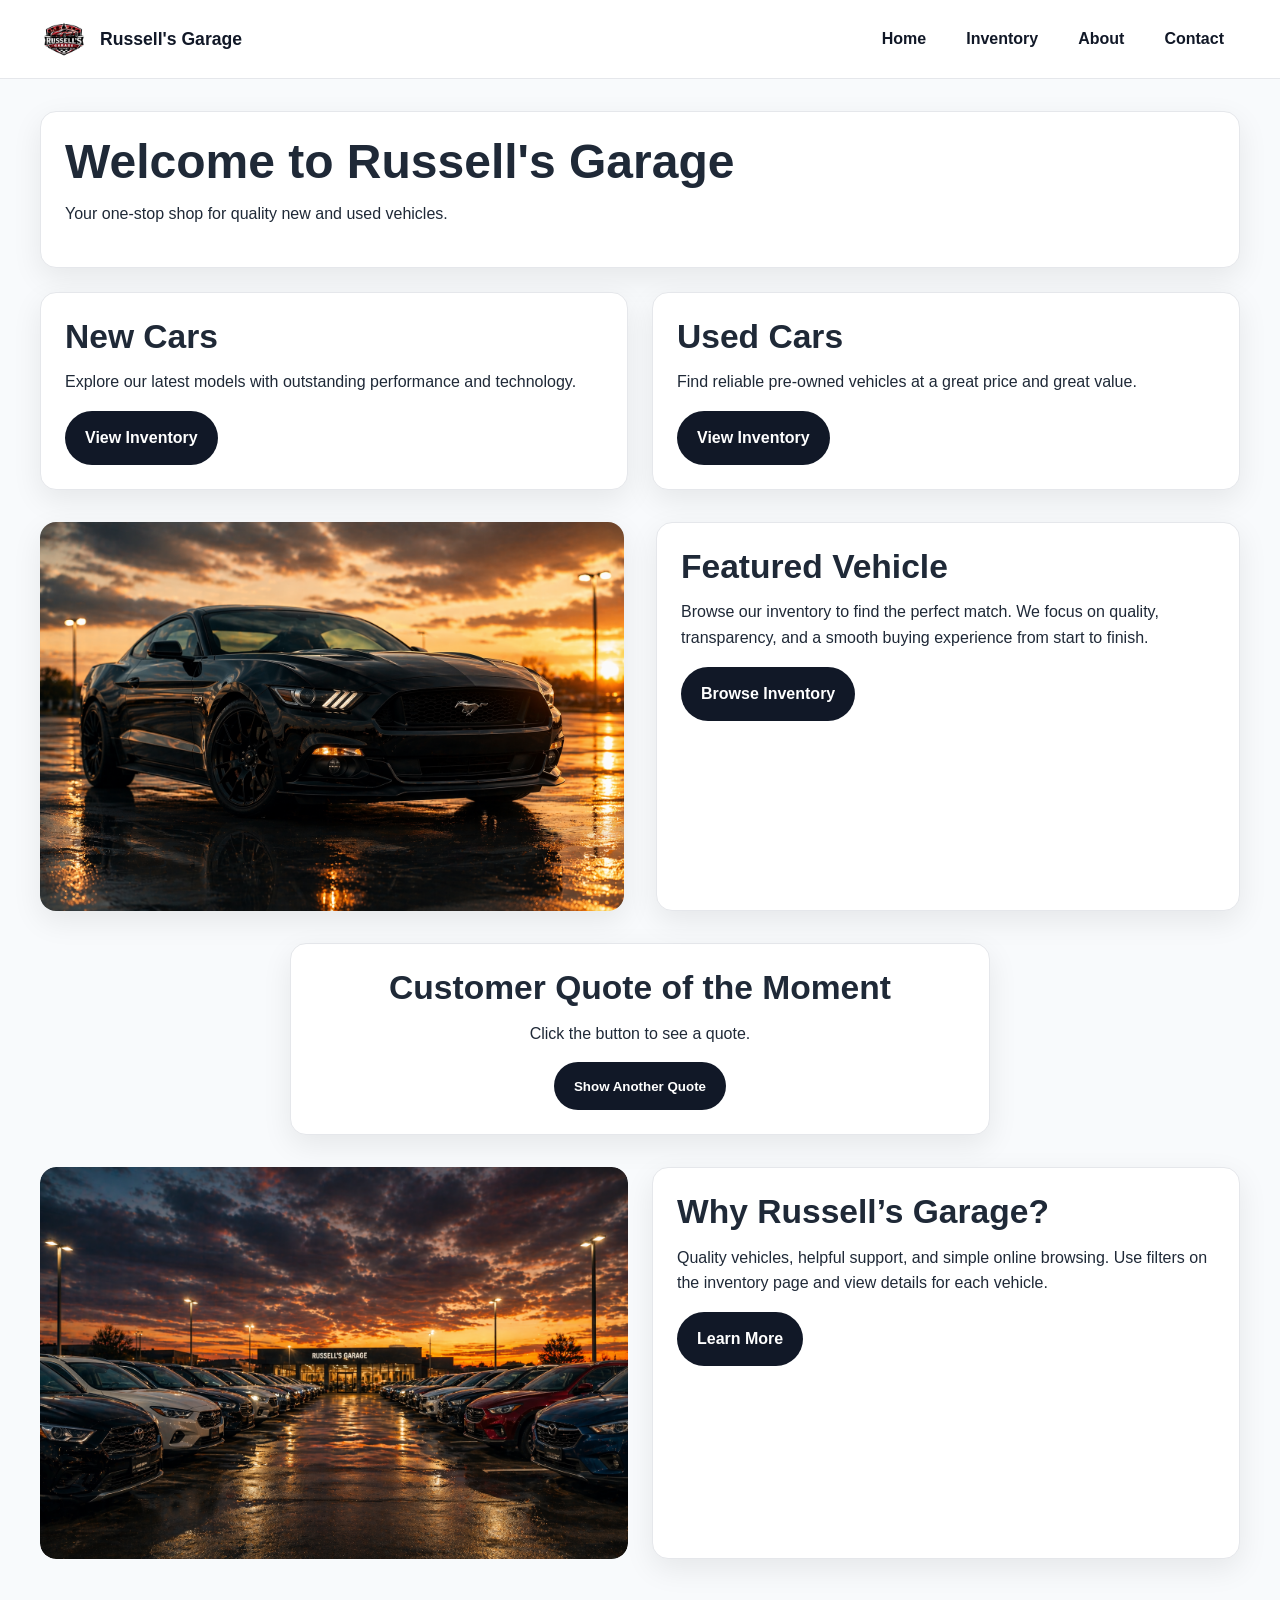
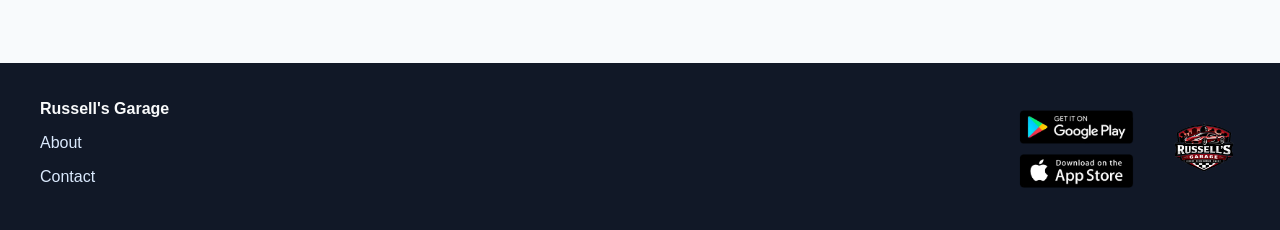
<file: index.html>
<!-- Collective Work for the Homepage -->
<!DOCTYPE html>
<html lang="en">
<head>
  <meta charset="UTF-8" />
  <meta name="viewport" content="width=device-width, initial-scale=1.0" />
  <title>Russell's Garage | Home</title>
  <link rel="stylesheet" href="styles.css" />
</head>
<body>

  <!-- =========================
       HEADER + NAVIGATION
  ========================== -->
  <header class="site-header">
    <div class="header-inner">
      <a class="brand" href="index.html">
       <img src="images/logo.png" alt="Russell's Garage logo">
       <span class="brand-name">Russell's Garage</span>
      </a>

      <nav class="main-nav" aria-label="Main navigation">
        <a href="index.html">Home</a>
        <a href="inventory.html">Inventory</a>
        <a href="about.html">About</a>
        <a href="contact.html">Contact</a>
      </nav>
    </div>
  </header>

  <!-- =========================
       MAIN CONTENT
  ========================== -->
  <main class="container">
    <section class="hero" aria-label="Welcome section">
      <div class="card">
        <h1>Welcome to Russell's Garage</h1>
        <p>Your one-stop shop for quality new and used vehicles.</p>
      </div>

      <div class="grid-two" aria-label="New and used options">
        <section class="card" aria-label="New cars">
          <h2>New Cars</h2>
          <p>Explore our latest models with outstanding performance and technology.</p>
          <a class="btn" href="inventory.html">View Inventory</a>
        </section>

        <section class="card" aria-label="Used cars">
          <h2>Used Cars</h2>
          <p>Find reliable pre-owned vehicles at a great price and great value.</p>
          <a class="btn" href="inventory.html">View Inventory</a>
        </section>
      </div>
    </section>

    <section class="promo" aria-label="Featured section">
      <div class="media-left">
        <img src="images/hero-car.jpg" alt="Featured vehicle" />
      </div>

      <div class="media-right card">
        <h2>Featured Vehicle</h2>
        <p>
          Browse our inventory to find the perfect match. We focus on quality, transparency,
          and a smooth buying experience from start to finish.
        </p>
        <a class="btn" href="inventory.html">Browse Inventory</a>
      </div>
    </section>

    <!-- JavaScript Quote Section -->
    <section class="quote-box">
      <h2>Customer Quote of the Moment</h2>
      <p id="quoteDisplay">Click the button to see a quote.</p>
      <button id="quoteBtn">Show Another Quote</button>
    </section>

    <section class="gallery" aria-label="Gallery section">
      <div class="grid-two">
        <div class="gallery-item">
          <img src="images/lot-car.jpg" alt="Car lot inventory" />
        </div>

        <section class="card" aria-label="Why choose us">
          <h2>Why Russell’s Garage?</h2>
          <p>
            Quality vehicles, helpful support, and simple online browsing. Use filters on the
            inventory page and view details for each vehicle.
          </p>
          <a class="btn" href="about.html">Learn More</a>
        </section>
      </div>
    </section>
  </main>

  <!-- =========================
       FOOTER
  ========================== -->
  <footer class="site-footer">
    <div class="container footer-inner">
      <div class="footer-left">
        <h4>Russell's Garage</h4>
        <p><a href="about.html">About</a></p>
        <p><a href="contact.html">Contact</a></p>
      </div>

      <div class="store-badges" aria-label="App store badges">
        <img src="images/install.png" alt="Get it on Google Play" />
      </div>

      <div class="footer-right">
        <img class="footer-logo" src="images/logo.png" alt="Russell's Garage logo" />
      </div>
    </div>
  </footer>

  <script src="script.js"></script>
</body>
</html>
</file>
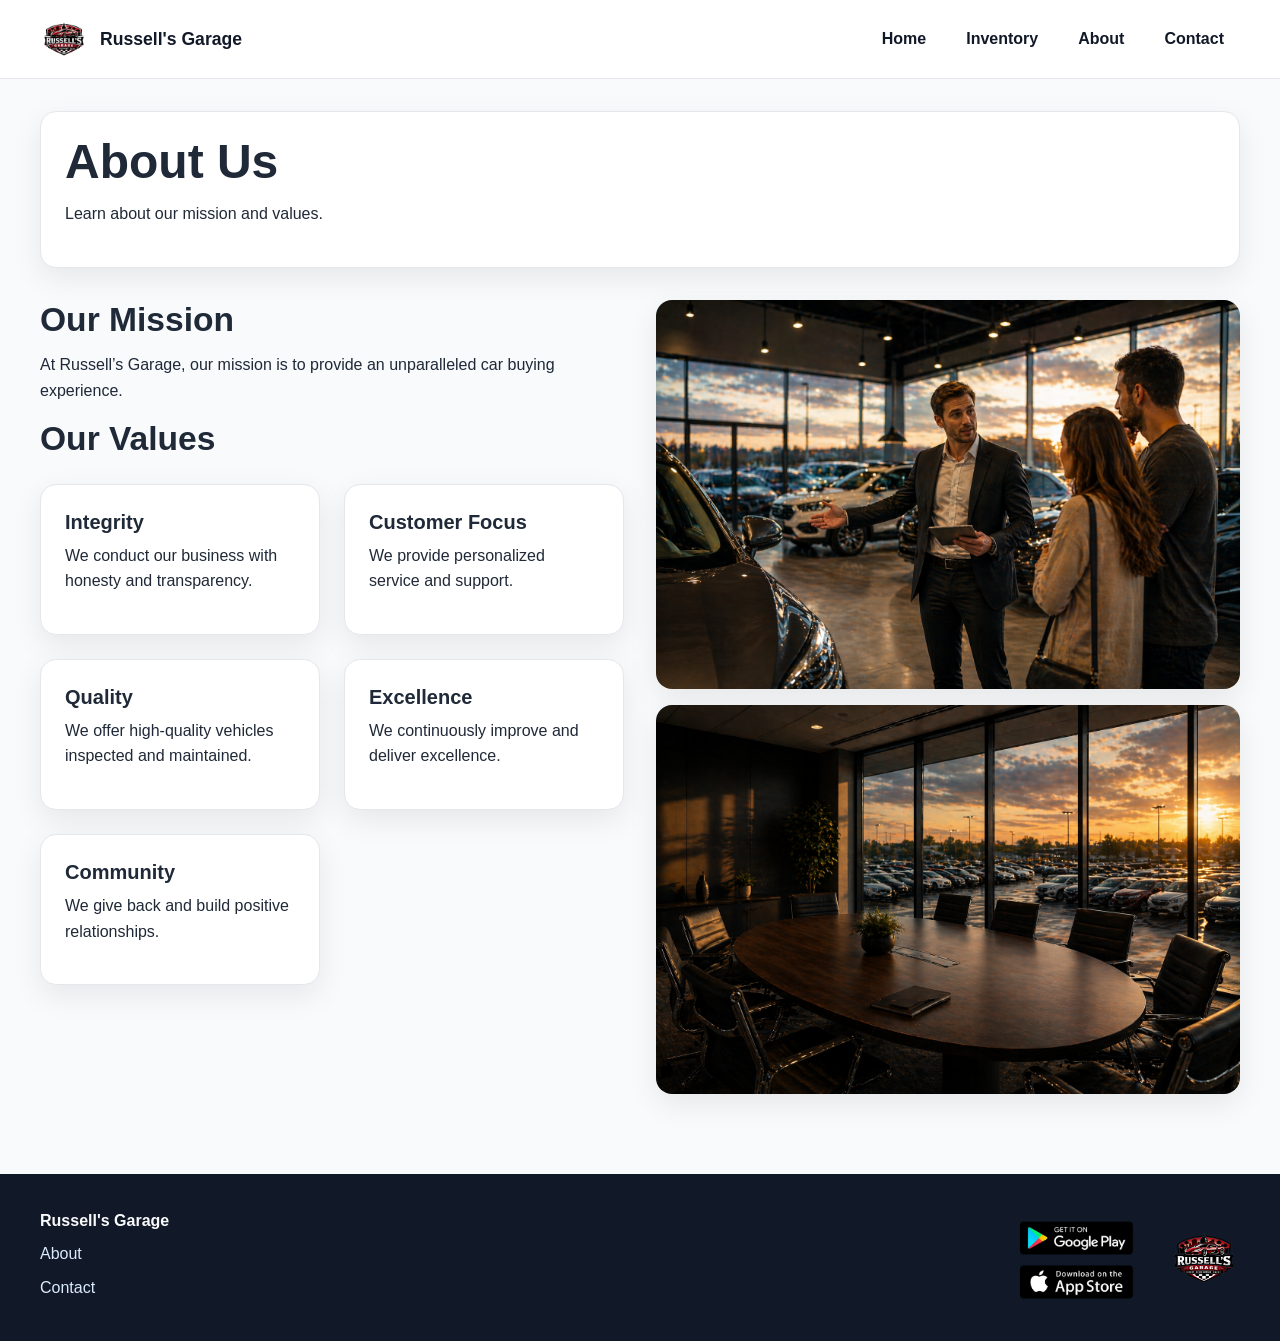
<file: about.html>
<!DOCTYPE html>
<html lang="en">
<head>
  <meta charset="UTF-8" />
  <meta name="viewport" content="width=device-width, initial-scale=1.0" />
  <title>Russell's Garage | About</title>
  <link rel="stylesheet" href="styles.css" />
</head>
<body>

  <header class="site-header">
    <div class="header-inner">
      <a class="brand" href="index.html">
        <img src="images/logo.png" alt="Russell's Garage logo" />
        <span class="brand-name">Russell's Garage</span>
      </a>

      <nav class="main-nav" aria-label="Main navigation">
        <a href="index.html">Home</a>
        <a href="inventory.html">Inventory</a>
        <a href="about.html">About</a>
        <a href="contact.html">Contact</a>
      </nav>
    </div>
  </header>

  <main class="container">
    <section class="hero" aria-label="About header">
      <div class="card">
        <h1>About Us</h1>
        <p>Learn about our mission and values.</p>
      </div>
    </section>
<section class="promo about-promo" aria-label="About layout">
  <div class="media-right">
    <h2>Our Mission</h2>
    <p>
      At Russell’s Garage, our mission is to provide an unparalleled car buying
      experience.
    </p>

    <h2>Our Values</h2>
    <div class="grid-two" aria-label="Values list">
      <section class="card">
        <h3>Integrity</h3>
        <p>We conduct our business with honesty and transparency.</p>
      </section>

      <section class="card">
        <h3>Customer Focus</h3>
        <p>We provide personalized service and support.</p>
      </section>

      <section class="card">
        <h3>Quality</h3>
        <p>We offer high-quality vehicles inspected and maintained.</p>
      </section>

      <section class="card">
        <h3>Excellence</h3>
        <p>We continuously improve and deliver excellence.</p>
      </section>

      <section class="card community-card">
        <h3>Community</h3>
        <p>We give back and build positive relationships.</p>
      </section>
    </div>
  </div>

  <div class="media-left about-images">
    <img src="images/about-1.jpg" alt="Office meeting room overlooking car lot" />
    <img src="images/about-2.jpg" alt="Sales representative showing a car to customers" />
  </div>
</section>

  </main>

  <footer class="site-footer">
    <div class="container footer-inner">
      <div class="footer-left">
        <h4>Russell's Garage</h4>
        <p><a href="about.html">About</a></p>
        <p><a href="contact.html">Contact</a></p>
      </div>

      <div class="store-badges" aria-label="App store badges">
        <img src="images/install.png" alt="Get it on Google Play" />
      </div>

      <div class="footer-right">
        <img class="footer-logo" src="images/logo.png" alt="Russell's Garage logo" />
      </div>
    </div>
  </footer>

</body>
</html>
</file>
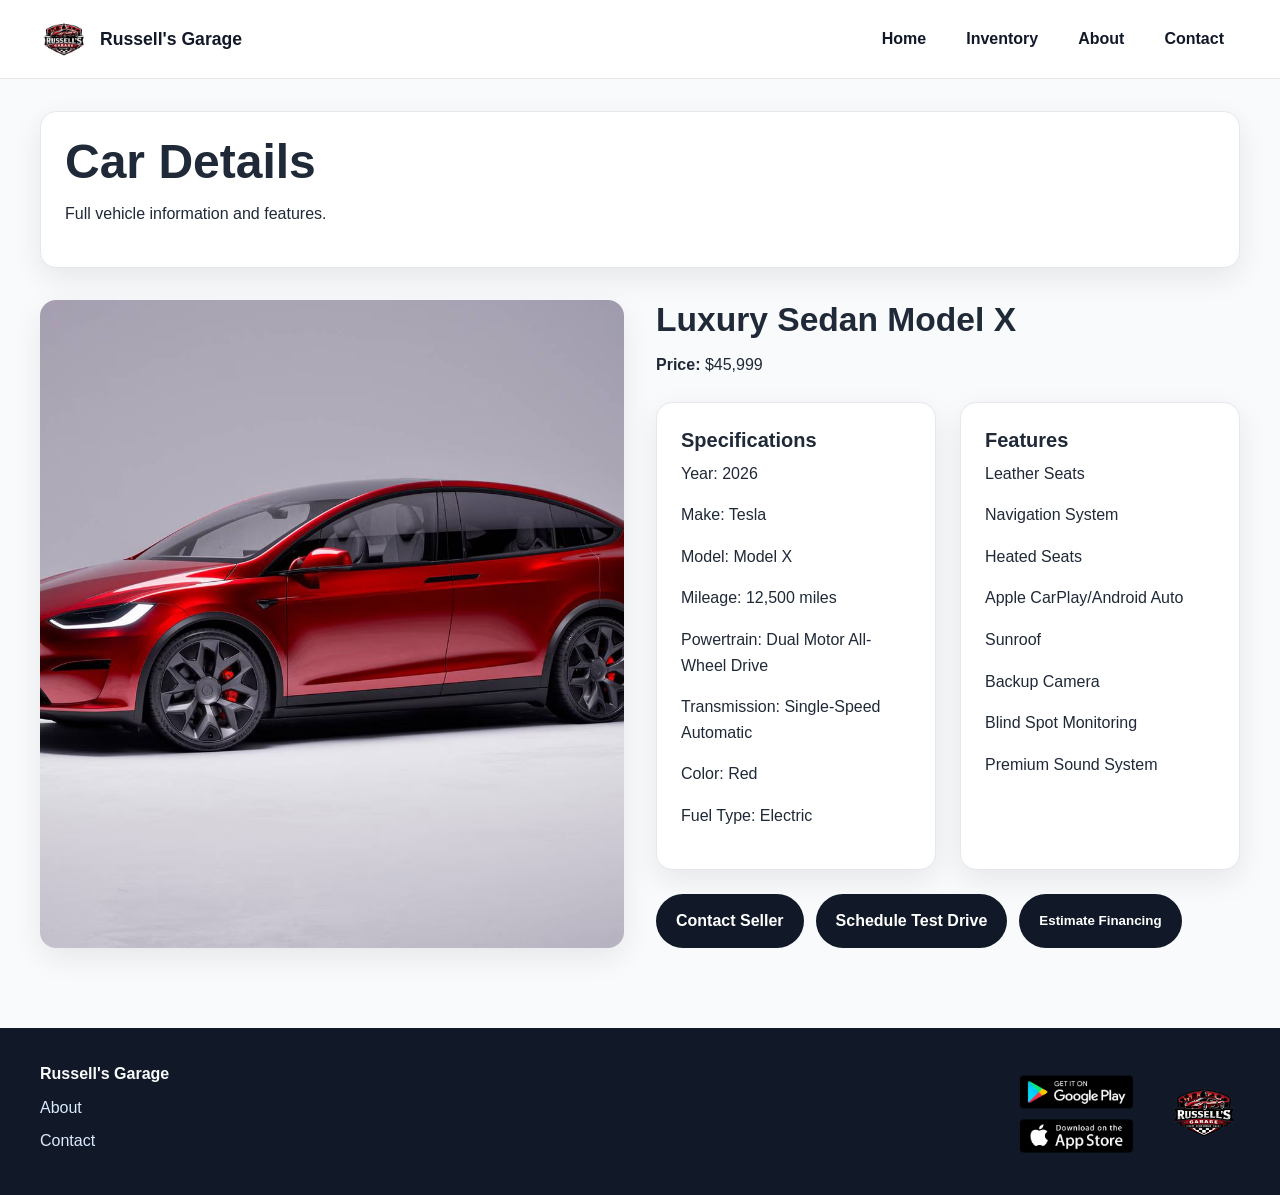
<file: car-details.html>
<!DOCTYPE html>
<html lang="en">
<head>
  <meta charset="UTF-8" />
  <meta name="viewport" content="width=device-width, initial-scale=1.0" />
  <title>Russell's Garage | Car Details</title>
  <link rel="stylesheet" href="styles.css" />
</head>
<body>

  <header class="site-header">
    <div class="header-inner">
      <a class="brand" href="index.html">
        <img src="images/logo.png" alt="Russell's Garage logo" />
        <span class="brand-name">Russell's Garage</span>
      </a>

      <nav class="main-nav" aria-label="Main navigation">
        <a href="index.html">Home</a>
        <a href="inventory.html">Inventory</a>
        <a href="about.html">About</a>
        <a href="contact.html">Contact</a>
      </nav>
    </div>
  </header>

  <main class="container">
    <section class="hero" aria-label="Car details header">
      <div class="card">
        <h1>Car Details</h1>
        <p>Full vehicle information and features.</p>
      </div>
    </section>

    <section class="promo" aria-label="Car details layout">
      <div class="media-left">
        <img src="images/teslax.png" alt="Luxury Sedan Model X" />
      </div>

      <div class="media-right">
        <h2>Luxury Sedan Model X</h2>
        <p><strong>Price:</strong> $45,999</p>

        <div class="grid-two" aria-label="Specs and features">
          <section class="card" aria-label="Specifications">
            <h3>Specifications</h3>
            <p>Year: 2026</p>
            <p>Make: Tesla</p>
            <p>Model: Model X</p>
            <p>Mileage: 12,500 miles</p>
            <p>Powertrain: Dual Motor All-Wheel Drive</p>
            <p>Transmission: Single-Speed Automatic</p>
            <p>Color: Red</p>
            <p>Fuel Type: Electric</p>
          </section>

          <section class="card" aria-label="Features">
            <h3>Features</h3>
            <p>Leather Seats</p>
            <p>Navigation System</p>
            <p>Heated Seats</p>
            <p>Apple CarPlay/Android Auto</p>
            <p>Sunroof</p>
            <p>Backup Camera</p>
            <p>Blind Spot Monitoring</p>
            <p>Premium Sound System</p>
          </section>
        </div>

        <div class="button-row">
          <a class="btn" href="contact.html">Contact Seller</a>
          <a class="btn" href="contact.html">Schedule Test Drive</a>

          <!-- Button that opens the financing popup -->
          <button id="openPopup" class="btn" type="button">Estimate Financing</button>
        </div>
      </div>
    </section>
  </main>

  <!-- Financing popup overlay -->
  <div id="financePopup" class="popup-overlay" aria-hidden="true">
    <div class="popup-box">

      <!-- Button to close the popup -->
      <button id="closePopup" class="close-btn" type="button" aria-label="Close popup">&times;</button>

      <h2>Finance Estimate</h2>

      <!-- Displaying the vehicle price -->
      <p><strong>Vehicle Price:</strong> $45,999</p>

      <!-- Input for interest rate -->
      <label for="interestRate">Interest Rate (%)</label>
      <input type="number" id="interestRate" value="5" min="0" step="0.1" />

      <!-- Input for loan term -->
      <label for="loanYears">Loan Term (Years)</label>
      <input type="number" id="loanYears" value="5" min="1" />

      <!-- Button to calculate payment -->
      <button id="calculateBtn" class="btn" type="button">Calculate</button>

      <!-- Area where the result will appear -->
      <p id="monthlyPayment">Estimated Monthly Payment: $0.00</p>
    </div>
  </div>

  <footer class="site-footer">
    <div class="container footer-inner">
      <div class="footer-left">
        <h4>Russell's Garage</h4>
        <p><a href="about.html">About</a></p>
        <p><a href="contact.html">Contact</a></p>
      </div>

      <div class="store-badges" aria-label="App store badges">
        <img src="images/install.png" alt="Get it on Google Play" />
      </div>

      <div class="footer-right">
        <img class="footer-logo" src="images/logo.png" alt="Russell's Garage logo" />
      </div>
    </div>
  </footer>

  <!-- Link to external car-loan.js file -->
  <script src="car-loan.js"></script>

</body>
</html>
</file>
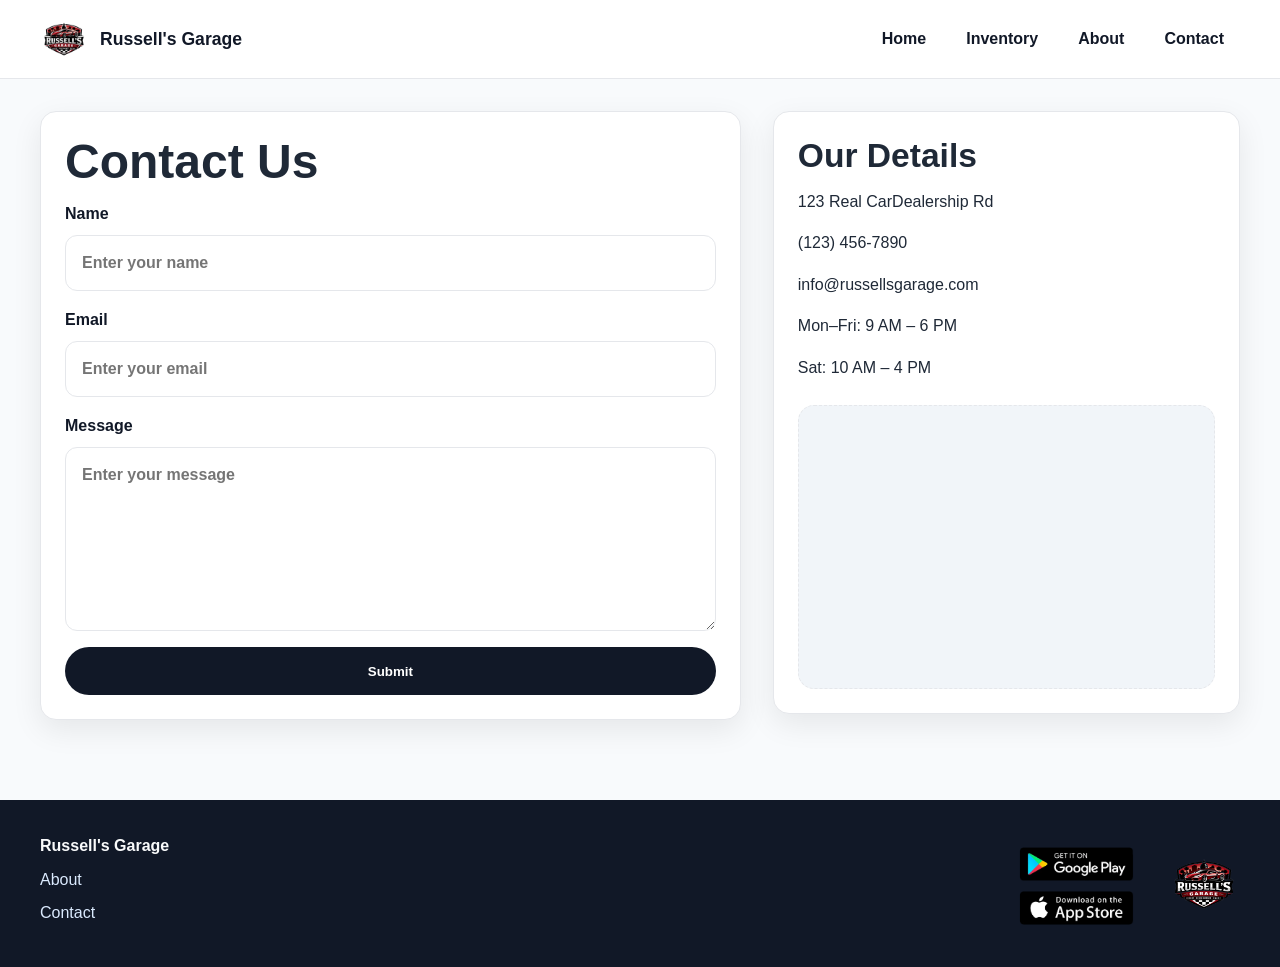
<file: contact.html>
<!-- Ahmad Pages-->
<!doctype html>
<html lang="en">
<head>
  <meta charset="utf-8" />
  <meta name="viewport" content="width=device-width,initial-scale=1" />
  <title>Russell's Garage | Contact</title>
  <link rel="stylesheet" href="styles.css" />
</head>
<body>

  <!-- =========================
       HEADER + NAVIGATION
  ========================== -->
  <header class="site-header">
    <div class="header-inner">
      <a class="brand" href="index.html">
       <img src="images/logo.png" alt="Russell's Garage logo">
       <span class="brand-name">Russell's Garage</span>
      </a>

      <nav class="main-nav" aria-label="Main navigation">
        <a href="index.html">Home</a>
        <a href="inventory.html">Inventory</a>
        <a href="about.html">About</a>
        <a href="contact.html">Contact</a>
      </nav>
    </div>
  </header>

  <!-- =========================
       MAIN CONTENT
  ========================== -->
  <main class="container contact-grid">
    <section class="contact-left" aria-label="Contact form">
      <div class="card">
        <h1>Contact Us</h1>
        <form action="#" method="post">
          <label for="name">Name
            <input id="name" name="name" type="text" placeholder="Enter your name" required />
          </label>

          <label for="email">Email
            <input id="email" name="email" type="email" placeholder="Enter your email" required />
          </label>

          <label for="message">Message
            <textarea id="message" name="message" rows="6" placeholder="Enter your message" required></textarea>
          </label>

          <button class="btn" type="submit">Submit</button>
        </form>
      </div>
    </section>

    <aside class="contact-right" aria-label="Business contact info">
      <div class="card">
        <h2>Our Details</h2>
        <p>123 Real CarDealership Rd</p>
        <p>(123) 456-7890</p>
        <p>info@russellsgarage.com</p>
        <p>Mon–Fri: 9 AM – 6 PM</p>
        <p>Sat: 10 AM – 4 PM</p>


        <!-- Widget for Map, DONT CHANGE NAME, dug too deep into css already-->
        <div class="map-placeholder">
  <iframe 
    width="100%" 
    height="250" 
    frameborder="0" 
    scrolling="no" 
    marginheight="0" 
    marginwidth="0"
    src="https://maps.google.com/maps?width=520&amp;height=500&amp;hl=en&amp;q=Columbia%20Columbia+(Russell's%20Garage)&amp;t=h&amp;z=16&amp;ie=UTF8&amp;iwloc=B&amp;output=embed">
  </iframe>
</div>
      </div>
    </aside>
  </main>

  <!-- =========================
       FOOTER
  ========================== -->
<footer class="site-footer">
  <div class="container footer-inner">
    <div class="footer-left">
      <h4>Russell's Garage</h4>
      <p><a href="about.html">About</a></p>
      <p><a href="contact.html">Contact</a></p>
    </div>

    <div class="store-badges" aria-label="App store badges">
      <img src="images/install.png" alt="Get it on Google Play" />
    </div>

    <div class="footer-right">
      <img class="footer-logo" src="images/logo.png" alt="Russell's Garage logo" />
    </div>
  </div>
</footer>

</body>
</html>
</file>
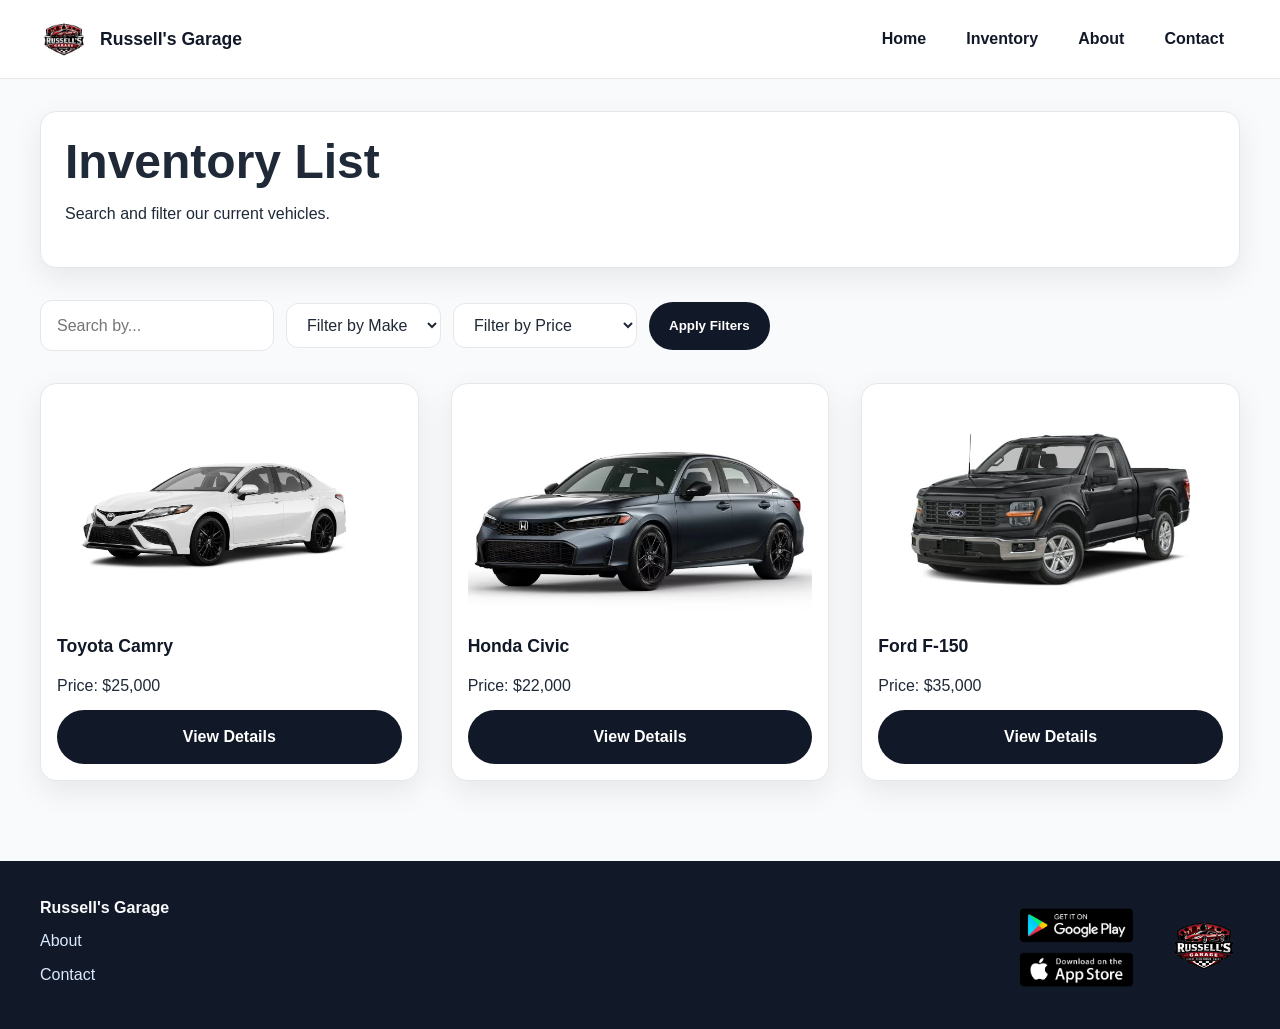
<file: inventory.html>
<!-- Ahmad Pages-->
<!DOCTYPE html>
<html lang="en">
<head>
  <meta charset="UTF-8" />
  <meta name="viewport" content="width=device-width, initial-scale=1.0" />
  <title>Russell's Garage | Inventory</title>
  <link rel="stylesheet" href="styles.css" />
</head>
<body>

  <!-- =========================
       HEADER + NAVIGATION
  ========================== -->
  <header class="site-header">
    <div class="header-inner">
      <a class="brand" href="index.html">
       <img src="images/logo.png" alt="Russell's Garage logo">
       <span class="brand-name">Russell's Garage</span>
      </a>

      <nav class="main-nav" aria-label="Main navigation">
        <a href="index.html">Home</a>
        <a href="inventory.html">Inventory</a>
        <a href="about.html">About</a>
        <a href="contact.html">Contact</a>
      </nav>
    </div>
  </header>

  <!-- =========================
       MAIN CONTENT
  ========================== -->
  <main class="container">
    <section class="hero" aria-label="Inventory header">
      <div class="card">
        <h1>Inventory List</h1>
        <p>Search and filter our current vehicles.</p>
      </div>
    </section>

    <form class="filters" action="#" method="get" aria-label="Inventory filters">
      <input type="search" name="search" placeholder="Search by..." aria-label="Search inventory" />

      <select name="make" aria-label="Filter by make">
        <option value="">Filter by Make</option>
        <option value="toyota">Toyota</option>
        <option value="honda">Honda</option>
        <option value="ford">Ford</option>
        <option value="nissan">Nissan</option>
      </select>

      <select name="price" aria-label="Filter by price">
        <option value="">Filter by Price</option>
        <option value="0-20000">$0 - $20,000</option>
        <option value="20001-35000">$20,001 - $35,000</option>
        <option value="35001-50000">$35,001 - $50,000</option>
        <option value="50001+">$50,001+</option>
      </select>

      <button class="btn" type="submit">Apply Filters</button>
    </form>

    <section class="inventory-grid" aria-label="Vehicle inventory grid">
      <article class="inventory-card">
        <img  src="images/camry.jpg" alt="Toyota Camry" />
        <h4>Toyota Camry</h4>
        <p>Price: $25,000</p>
        <a class="btn" href="car-details.html">View Details</a>
      </article>

      <article class="inventory-card">
        <img src="images/civic.jpg" alt="Honda Civic" />
        <h4>Honda Civic</h4>
        <p>Price: $22,000</p>
        <a class="btn" href="car-details.html">View Details</a>
      </article>

      <article class="inventory-card">
        <img src="images/f150.jpg" alt="Ford F-150">
        <h4>Ford F-150</h4>
        <p>Price: $35,000</p>
        <a class="btn" href="car-details.html">View Details</a>
      </article>
    </section>
  </main>

  <!-- =========================
       FOOTER
  ========================== -->
<footer class="site-footer">
  <div class="container footer-inner">
    <div class="footer-left">
      <h4>Russell's Garage</h4>
      <p><a href="about.html">About</a></p>
      <p><a href="contact.html">Contact</a></p>
    </div>

    <div class="store-badges" aria-label="App store badges">
      <img src="images/install.png" alt="Get it on Google Play" />
    </div>

    <div class="footer-right">
      <img class="footer-logo" src="images/logo.png" alt="Russell's Garage logo" />
    </div>
  </div>
</footer>

</body>
</html>
</file>
<file: styles.css>
/* =========================
   RESET / BASE
========================= */
*,
*::before,
*::after {
  box-sizing: border-box;
}

html,
body {
  min-height: 100%;
}

body {
  min-height: 100vh;
  display: flex;
  flex-direction: column;
}

main {
  flex: 1;
}

html {
  font-size: 16px;
  -webkit-text-size-adjust: 100%;
}

body {
  margin: 0;
  font-family: Arial, Helvetica, sans-serif;
  line-height: 1.6;
  color: #1f2937;
  background: #f8fafc;
}

img {
  display: block;
  max-width: 100%;
  height: auto;
}

a {
  color: inherit;
  text-decoration: none;
}

:root {
  --container: 1200px;
  --space-xs: 0.5rem;
  --space-sm: 0.75rem;
  --space-md: 1rem;
  --space-lg: 1.5rem;
  --space-xl: 2rem;
  --space-2xl: 3rem;

  --radius: 16px;
  --shadow: 0 10px 30px rgba(0, 0, 0, 0.08);

  --bg: #f8fafc;
  --surface: #ffffff;
  --text: #1f2937;
  --muted: #6b7280;
  --border: #e5e7eb;
  --brand: #111827;
  --accent: #2563eb;
}

.container {
  width: min(100% - 2rem, var(--container));
  margin-inline: auto;
}

body,
main,
section,
div,
header,
footer,
nav {
  min-width: 0;
}

/* =========================
   TYPOGRAPHY
========================= */
h1,
h2,
h3,
h4,
p {
  margin-top: 0;
}

h1 {
  font-size: clamp(2rem, 4vw, 3rem);
  line-height: 1.1;
  margin-bottom: 0.75rem;
}

h2 {
  font-size: clamp(1.5rem, 3vw, 2.1rem);
  line-height: 1.2;
  margin-bottom: 0.75rem;
}

h3 {
  font-size: clamp(1.125rem, 2vw, 1.25rem);
  line-height: 1.3;
  margin-bottom: 0.5rem;
}

p {
  font-size: clamp(1rem, 1.2vw, 1.05rem);
  color: var(--text);
}

/* =========================
   HEADER / NAV
========================= */
.site-header {
  position: sticky;
  top: 0;
  z-index: 100;
  background: rgba(255, 255, 255, 0.95);
  backdrop-filter: blur(10px);
  border-bottom: 1px solid var(--border);
}

.header-inner {
  width: min(100% - 2rem, var(--container));
  margin-inline: auto;
  display: flex;
  align-items: center;
  justify-content: space-between;
  gap: 1rem;
  padding: 0.9rem 0;
  flex-wrap: wrap;
}

.brand {
  display: inline-flex;
  align-items: center;
  gap: 0.75rem;
  min-width: 0;
}

.brand img {
  width: 48px;
  height: 48px;
  object-fit: contain;
  flex-shrink: 0;
}

.brand-name {
  font-size: 1.1rem;
  font-weight: 700;
  color: var(--brand);
  white-space: nowrap;
}

.main-nav {
  display: flex;
  align-items: center;
  justify-content: flex-end;
  gap: 0.5rem;
  flex-wrap: wrap;
}

.main-nav a {
  display: inline-flex;
  align-items: center;
  justify-content: center;
  min-height: 44px;
  padding: 0.75rem 1rem;
  border-radius: 999px;
  color: var(--brand);
  font-weight: 600;
  transition: background 0.2s ease, color 0.2s ease;
}

.main-nav a:hover,
.main-nav a:focus-visible {
  background: #eef2ff;
  color: var(--accent);
  outline: none;
}

/* =========================
   MAIN SECTIONS
========================= */
main.container {
  padding-block: var(--space-xl);
}

.hero {
  margin-bottom: var(--space-xl);
}

.card {
  background: var(--surface);
  border: 1px solid var(--border);
  border-radius: var(--radius);
  box-shadow: var(--shadow);
  padding: clamp(1rem, 2vw, 1.5rem);
}

.promo {
  display: grid;
  grid-template-columns: 1fr 1fr;
  gap: var(--space-xl);
  align-items: stretch;
}

.media-left,
.media-right {
  min-width: 0;
}

.gallery {
  margin-top: var(--space-xl);
}

.gallery-item {
  overflow: hidden;
  border-radius: var(--radius);
}

.quote-box {
  background: var(--surface);
  border: 1px solid var(--border);
  border-radius: var(--radius);
  box-shadow: var(--shadow);
  padding: clamp(1rem, 2vw, 1.5rem);
  margin: var(--space-xl) auto;
  max-width: 700px;
  text-align: center;
}

.quote-box p {
  margin-bottom: 1rem;
  color: var(--text);
}

.quote-box button {
  min-height: 48px;
  padding: 0.9rem 1.25rem;
  border: none;
  border-radius: 999px;
  background: var(--brand);
  color: #fff;
  font-weight: 700;
  cursor: pointer;
  transition: transform 0.2s ease, opacity 0.2s ease;
}

.quote-box button:hover,
.quote-box button:focus-visible {
  opacity: 0.92;
  transform: translateY(-1px);
  outline: none;
}

.media-left img,
.gallery-item img {
  width: 100%;
  border-radius: var(--radius);
  object-fit: cover;
  box-shadow: var(--shadow);
}

.grid-two {
  display: grid;
  grid-template-columns: repeat(2, minmax(0, 1fr));
  gap: var(--space-lg);
  margin-block: var(--space-lg);
}

.gallery {
  margin-top: var(--space-xl);
}

.gallery-item {
  overflow: hidden;
  border-radius: var(--radius);
}

/* =========================
   BUTTONS
========================= */
.button-row {
  display: flex;
  flex-wrap: wrap;
  gap: 0.75rem;
  margin-top: 1.25rem;
}

.btn {
  display: inline-flex;
  align-items: center;
  justify-content: center;
  min-height: 48px;
  padding: 0.9rem 1.25rem;
  border-radius: 999px;
  background: var(--brand);
  color: #fff;
  font-weight: 700;
  border: none;
  transition: transform 0.2s ease, opacity 0.2s ease;
}

.btn:hover,
.btn:focus-visible {
  opacity: 0.92;
  transform: translateY(-1px);
  outline: none;
}

/* =========================
   FOOTER
========================= */
.site-footer {
  background: #111827;
  color: #f9fafb;
  margin-top: var(--space-2xl);
}

.footer-inner {
  display: grid;
  grid-template-columns: 1fr auto auto;
  gap: var(--space-lg);
  align-items: center;
  padding: var(--space-xl) 0;
}

.footer-left h4,
.footer-left p {
  color: #f9fafb;
  margin-bottom: 0.5rem;
}

.footer-left a {
  color: #dbeafe;
}

.store-badges {
  display: flex;
  flex-wrap: wrap;
  gap: 0.75rem;
  justify-content: center;
}

.store-badges img {
  width: 140px;
  max-width: 100%;
  height: auto;
}

.footer-right {
  display: flex;
  justify-content: flex-end;
}

.footer-logo {
  width: 72px;
  height: 72px;
  object-fit: contain;
}

/* =========================
   TABLET
========================= */
@media (max-width: 900px) {
  .promo {
    grid-template-columns: 1fr;
  }

  .grid-two {
    grid-template-columns: 1fr;
  }

  .footer-inner {
    grid-template-columns: 1fr;
    text-align: center;
  }

  .footer-right {
    justify-content: center;
  }
}

/* =========================
   MOBILE
========================= */
@media (max-width: 640px) {
  .header-inner {
    align-items: stretch;
  }

  .brand {
    justify-content: center;
  }

  .brand-name {
    white-space: normal;
    text-align: center;
  }

  .main-nav {
    width: 100%;
    justify-content: center;
    gap: 0.5rem;
  }

  .main-nav a {
    flex: 1 1 calc(50% - 0.5rem);
    min-width: 120px;
    text-align: center;
    padding: 0.85rem 0.75rem;
  }

  main.container {
    padding-block: 1.25rem;
  }

  .hero {
    margin-bottom: 1.25rem;
  }

  .card {
    padding: 1rem;
  }

  .button-row {
    flex-direction: column;
  }

  .btn {
    width: 100%;
  }

  .store-badges {
    flex-direction: column;
    align-items: center;
  }

  .store-badges img {
    width: min(180px, 100%);
  }
}

/* =========================
   VERY SMALL DEVICES
========================= */
@media (max-width: 380px) {
  .container,
  .header-inner {
    width: min(100% - 1rem, var(--container));
  }

  h1 {
    font-size: 1.75rem;
  }

  .main-nav a {
    flex: 1 1 100%;
  }
}
.contact-grid {
  display: grid;
  grid-template-columns: 1.2fr 0.8fr;
  gap: var(--space-xl);
  align-items: start;
  padding-block: var(--space-xl);
}

.contact-left,
.contact-right {
  min-width: 0;
}

.contact-left form {
  display: grid;
  gap: var(--space-md);
}

.contact-left label {
  display: grid;
  gap: 0.5rem;
  font-weight: 600;
  color: var(--brand);
}

.contact-left input,
.contact-left textarea {
  width: 100%;
  padding: 0.9rem 1rem;
  border: 1px solid var(--border);
  border-radius: 12px;
  background: var(--surface);
  color: var(--text);
  font: inherit;
}

.contact-left textarea {
  resize: vertical;
  min-height: 140px;
}

.contact-left input:focus,
.contact-left textarea:focus {
  outline: 2px solid #dbeafe;
  outline-offset: 2px;
}

.map-placeholder {
  margin-top: var(--space-lg);
  min-height: 220px;
  border: 1px dashed var(--border);
  border-radius: var(--radius);
  display: grid;
  place-items: center;
  background: #f1f5f9;
  color: var(--muted);
  font-weight: 600;
  text-align: center;
  padding: 1rem;
}

@media (max-width: 900px) {
  .contact-grid {
    grid-template-columns: 1fr;
  }
}

@media (max-width: 640px) {
  .contact-grid {
    gap: var(--space-lg);
    padding-block: 1.25rem;
  }

  .contact-left .btn {
    width: 100%;
  }
}


/* Popup background overlay */
.popup-overlay {
  position: fixed;
  top: 0;
  left: 0;
  width: 100%;
  height: 100%;
  background: rgba(0, 0, 0, 0.6);

  /* Hidden by default */
  display: none;

  /* Center popup */
  justify-content: center;
  align-items: center;
}

/* Popup box styling */
.popup-box {
  background: white;
  padding: 1.5rem;
  border-radius: 16px;
}

/* When popup is active */
.popup-overlay.show {
  display: flex;
}


/* About Us Images */
.about-images {
  display: grid;
  grid-template-rows: 1fr 1fr;
  gap: 1rem;
  min-height: 520px;
}

.about-images img {
  width: 100%;
  height: 100%;
  object-fit: cover;
  border-radius: var(--radius);
  box-shadow: var(--shadow);
}

/* Invertory Style*/
.filters {
  display: flex;
  flex-wrap: wrap;
  gap: 0.75rem;
  margin-bottom: var(--space-xl);
  align-items: center;
}

.filters input,
.filters select {
  min-height: 44px;
  padding: 0.75rem 1rem;
  border: 1px solid var(--border);
  border-radius: 12px;
  background: var(--surface);
  font: inherit;
  color: var(--text);
}

.inventory-grid {
  display: grid;
  grid-template-columns: repeat(3, minmax(0, 1fr));
  gap: var(--space-xl);
}

.inventory-card {
  background: var(--surface);
  border: 1px solid var(--border);
  border-radius: var(--radius);
  box-shadow: var(--shadow);
  overflow: hidden;
  padding: 1rem;
  display: flex;
  flex-direction: column;
  gap: 0.75rem;
}

.inventory-card img {
  width: 100%;
  height: 220px;
  object-fit: cover;
  border-radius: 12px;
}

.inventory-card h4 {
  margin: 0;
  font-size: 1.1rem;
  color: var(--brand);
}

.inventory-card p {
  margin: 0;
}

.inventory-card .btn {
  margin-top: auto;
  width: 100%;
}

@media (max-width: 900px) {
  .inventory-grid {
    grid-template-columns: 1fr;
  }
}


.promo {
  display: grid;
  grid-template-columns: 1fr 1fr;
  gap: var(--space-xl);
  align-items: stretch; /* important */
}

.media-left {
  height: 100%;
}

.media-left img {
  width: 100%;
  height: 100%;
  object-fit: cover;
  border-radius: var(--radius);
}
</file>
